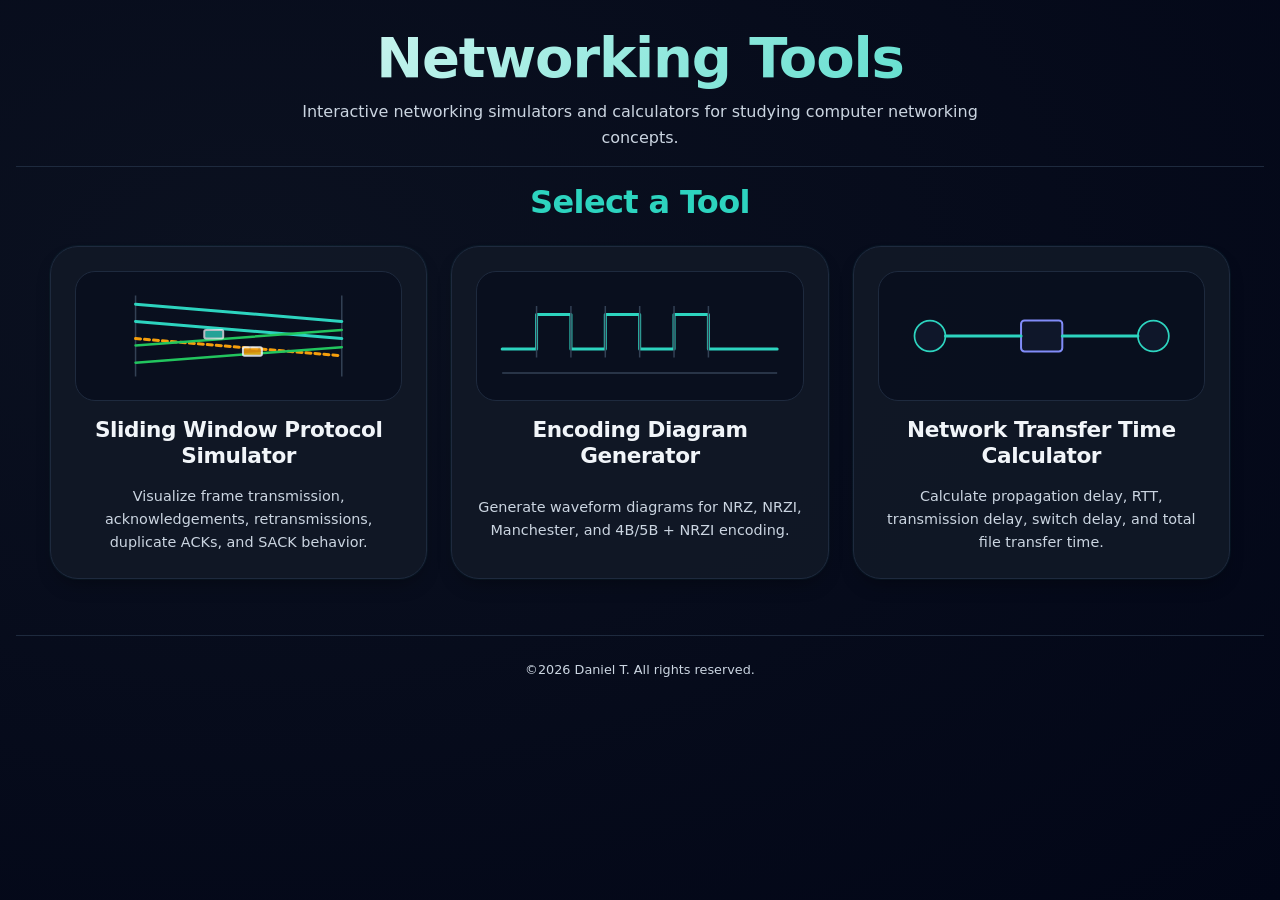
<file: index.html>
<!DOCTYPE html>
<html lang="en">
<head>
    <meta charset="UTF-8">
    <meta name="viewport" content="width=device-width, initial-scale=1.0, viewport-fit=cover">
    <title>Networking Tools | Protocol Simulators and Calculators</title>
    <meta name="description" content="Interactive networking tools including a Sliding Window Protocol Simulator, Encoding Diagram Generator, and Network Transfer Time Calculator.">
    <link rel="canonical" href="https://danielTongu.github.io/networking-tools/">
    <meta property="og:title" content="Networking Tools">
    <meta property="og:description" content="Interactive networking simulators and calculators for networking education.">
    <meta property="og:type" content="website">
    <meta property="og:url" content="https://danielTongu.github.io/networking-tools/">
    <link rel="stylesheet" href="global.css">
    <link rel="stylesheet" href="index.css">
</head>
<body>
<header class="app-header index-header">
    <h1>Networking Tools</h1>
    <p>Interactive networking simulators and calculators for studying computer networking concepts.</p>
</header>
<main>
    <h2 id="tool-selection">Select a Tool</h2>
    <nav aria-labelledby="tool-selection">
        <a href="./sliding-window/">
            <svg viewBox="0 0 360 130" aria-hidden="true">
                <line class="timeline" x1="60" y1="18" x2="60" y2="112"/>
                <line class="timeline" x1="300" y1="18" x2="300" y2="112"/>
                <line class="packet" x1="60" y1="28" x2="300" y2="48"/>
                <line class="packet" x1="60" y1="48" x2="300" y2="68"/>
                <line class="packet pending" x1="60" y1="68" x2="300" y2="88"/>
                <line class="ack" x1="300" y1="78" x2="60" y2="96"/>
                <line class="ack" x1="300" y1="58" x2="60" y2="76"/>
                <rect class="frame" x="140" y="58" width="22" height="10" rx="2"/>
                <rect class="frame warning" x="185" y="78" width="22" height="10" rx="2"/>
            </svg>
            <h3>Sliding Window Protocol Simulator</h3>
            <p>Visualize frame transmission, acknowledgements, retransmissions, duplicate ACKs, and SACK behavior.</p>
        </a>
        <a href="./encoding/">
            <svg viewBox="0 0 360 130" aria-hidden="true">
                <line class="baseline" x1="20" y1="108" x2="340" y2="108"/>
                <path class="waveform" d="M20 80 L60 80 L60 40 L100 40 L100 80 L140 80 L140 40 L180 40 L180 80 L220 80 L220 40 L260 40 L260 80 L340 80"/>
                <line class="bit" x1="60" y1="30" x2="60" y2="90"/>
                <line class="bit" x1="100" y1="30" x2="100" y2="90"/>
                <line class="bit" x1="140" y1="30" x2="140" y2="90"/>
                <line class="bit" x1="180" y1="30" x2="180" y2="90"/>
                <line class="bit" x1="220" y1="30" x2="220" y2="90"/>
                <line class="bit" x1="260" y1="30" x2="260" y2="90"/>
            </svg>
            <h3>Encoding Diagram Generator</h3>
            <p>Generate waveform diagrams for NRZ, NRZI, Manchester, and 4B/5B + NRZI encoding.</p>
        </a>
        <a href="./transfer-time/">
            <svg viewBox="0 0 360 130" aria-hidden="true">
                <circle class="host" cx="50" cy="65" r="18"/>
                <rect class="switch" x="156" y="47" width="48" height="36" rx="4"/>
                <circle class="host" cx="310" cy="65" r="18"/>
                <line class="link" x1="68" y1="65" x2="156" y2="65"/>
                <line class="link" x1="204" y1="65" x2="292" y2="65"/>
            </svg>
            <h3>Network Transfer Time Calculator</h3>
            <p>Calculate propagation delay, RTT, transmission delay, switch delay, and total file transfer time.</p>
        </a>
    </nav>
</main>
<footer><p>©<span id="copyright-year">2026</span> Daniel T. All rights reserved.</p></footer>
<script src="./footer.js"></script>
</body>
</html>
</file>
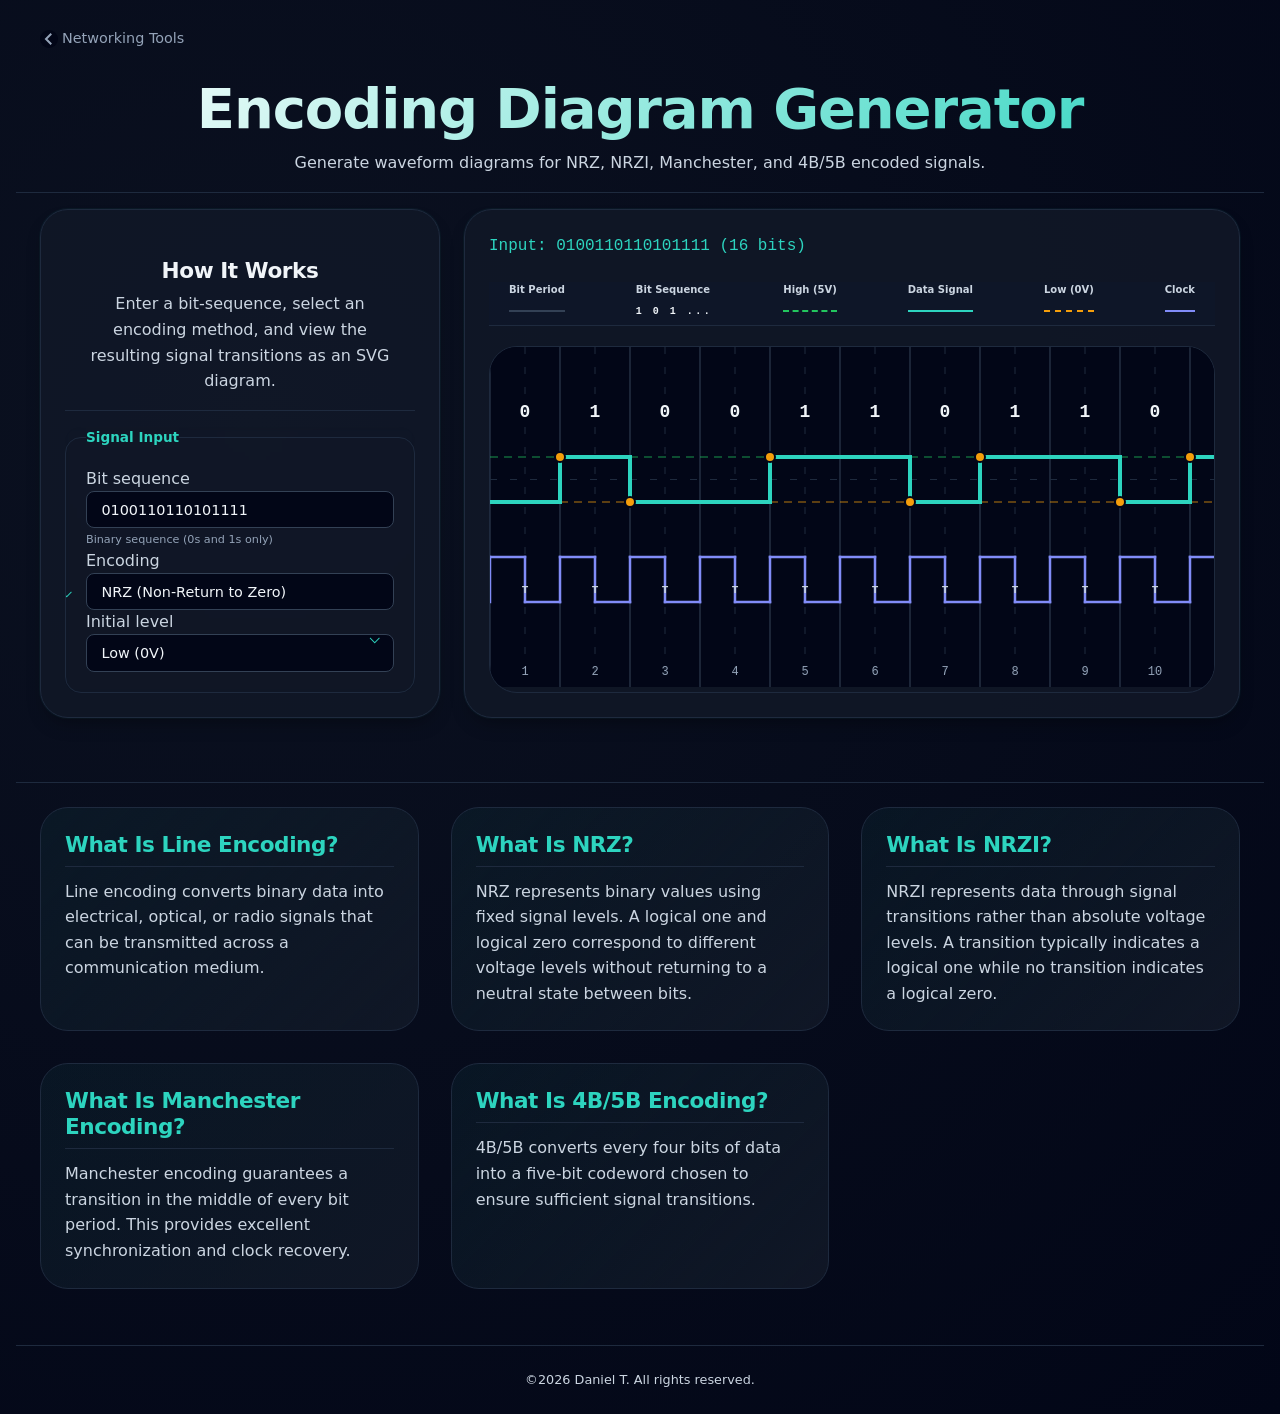
<file: encoding/index.html>
<!DOCTYPE html>
<html lang="en">
<head>
    <meta charset="UTF-8">
    <meta name="viewport" content="width=device-width, initial-scale=1.0, viewport-fit=cover">
    <title>NRZ, NRZI, Manchester & 4B/5B Encoding Diagram Generator | Networking Tools</title>
    <meta name="description" content="Generate and visualize NRZ, NRZI, Manchester, and 4B/5B line encoding diagrams for networking and data communications.">
    <link rel="canonical" href="https://danielTongu.github.io/networking-tools/encoding/">
    <meta property="og:title" content="Encoding Diagram Generator">
    <meta property="og:description" content="Interactive NRZ, NRZI, Manchester, and 4B/5B encoding visualization tool.">
    <link rel="stylesheet" href="../global.css">
    <link rel="stylesheet" href="./index.css">
</head>
<body>
<header>
    <nav aria-label="Breadcrumb">
        <a href="../">
            <svg aria-hidden="true" viewBox="0 0 24 24" width="18" height="18">
                <path d="M15 5 L8 12 L15 19"></path>
            </svg>
            Networking Tools
        </a>
    </nav>
    <div>
        <h1>Encoding Diagram Generator</h1>
        <p>
            Generate waveform diagrams for NRZ, NRZI, Manchester,
            and 4B/5B encoded signals.
        </p>
    </div>
</header>
<main>
    <aside>
        <header>
            <h3>How It Works</h3>
            <p>Enter a bit-sequence, select an encoding method, and view the resulting signal transitions as an SVG diagram.</p>
        </header>
        <fieldset>
            <legend>Signal Input</legend>
            <label>
                <span>Bit sequence</span>
                <input id="bits" value="0100110110101111" placeholder="e.g., 0100110110101111">
                <small>Binary sequence (0s and 1s only)</small>
            </label>
            <label>
                <span>Encoding</span>
                <select id="encoding-select">
                    <option value="nrz">NRZ (Non-Return to Zero)</option>
                    <option value="nrzi">NRZI (Non-Return to Zero Inverted)</option>
                    <option value="manchester">Manchester</option>
                    <option value="four-b-five-b">4B/5B + NRZI</option>
                </select>
            </label>
            <label>
                <span>Initial level</span>
                <select id="start-level">
                    <option value="low">Low (0V)</option>
                    <option value="high">High (5V)</option>
                </select>
            </label>
        </fieldset>
    </aside>
    <section>
        <output id="output-text" aria-live="polite"></output>
        <aside>
            <label id="bit-period-label">Bit Period</label>
            <label id="bit-sequence-label">Bit Sequence</label>
            <label id="high-5v-label">High (5V)</label>
            <label id="data-signal-label">Data Signal</label>
            <label id="low-0v-label">Low (0V)</label>
            <label id="clock-label">Clock</label>
        </aside>
        <figure><svg id="encoding-diagram"></svg></figure>
    </section>
</main>
<section>
    <article>
        <h2>What Is Line Encoding?</h2>
        <p>Line encoding converts binary data into electrical, optical, or radio signals that can be transmitted across a communication medium.</p>
    </article>
    <article>
        <h2>What Is NRZ?</h2>
        <p>NRZ represents binary values using fixed signal levels. A logical one and logical zero correspond to different voltage levels without returning to a neutral state between bits.</p>
    </article>
    <article>
        <h2>What Is NRZI?</h2>
        <p>NRZI represents data through signal transitions rather than absolute voltage levels. A transition typically indicates a logical one while no transition indicates a logical zero.</p>
    </article>
    <article>
        <h2>What Is Manchester Encoding?</h2>
        <p>Manchester encoding guarantees a transition in the middle of every bit period. This provides excellent synchronization and clock recovery.</p>
    </article>
    <article>
        <h2>What Is 4B/5B Encoding?</h2>
        <p>4B/5B converts every four bits of data into a five-bit codeword chosen to ensure sufficient signal transitions.</p>
    </article>
</section>
<footer><p>©<span id="copyright-year">2026</span> Daniel T. All rights reserved.</p></footer>
<script src="../footer.js"></script>
<script type="module" src='./index.js'></script>
</body>
</html>
</file>
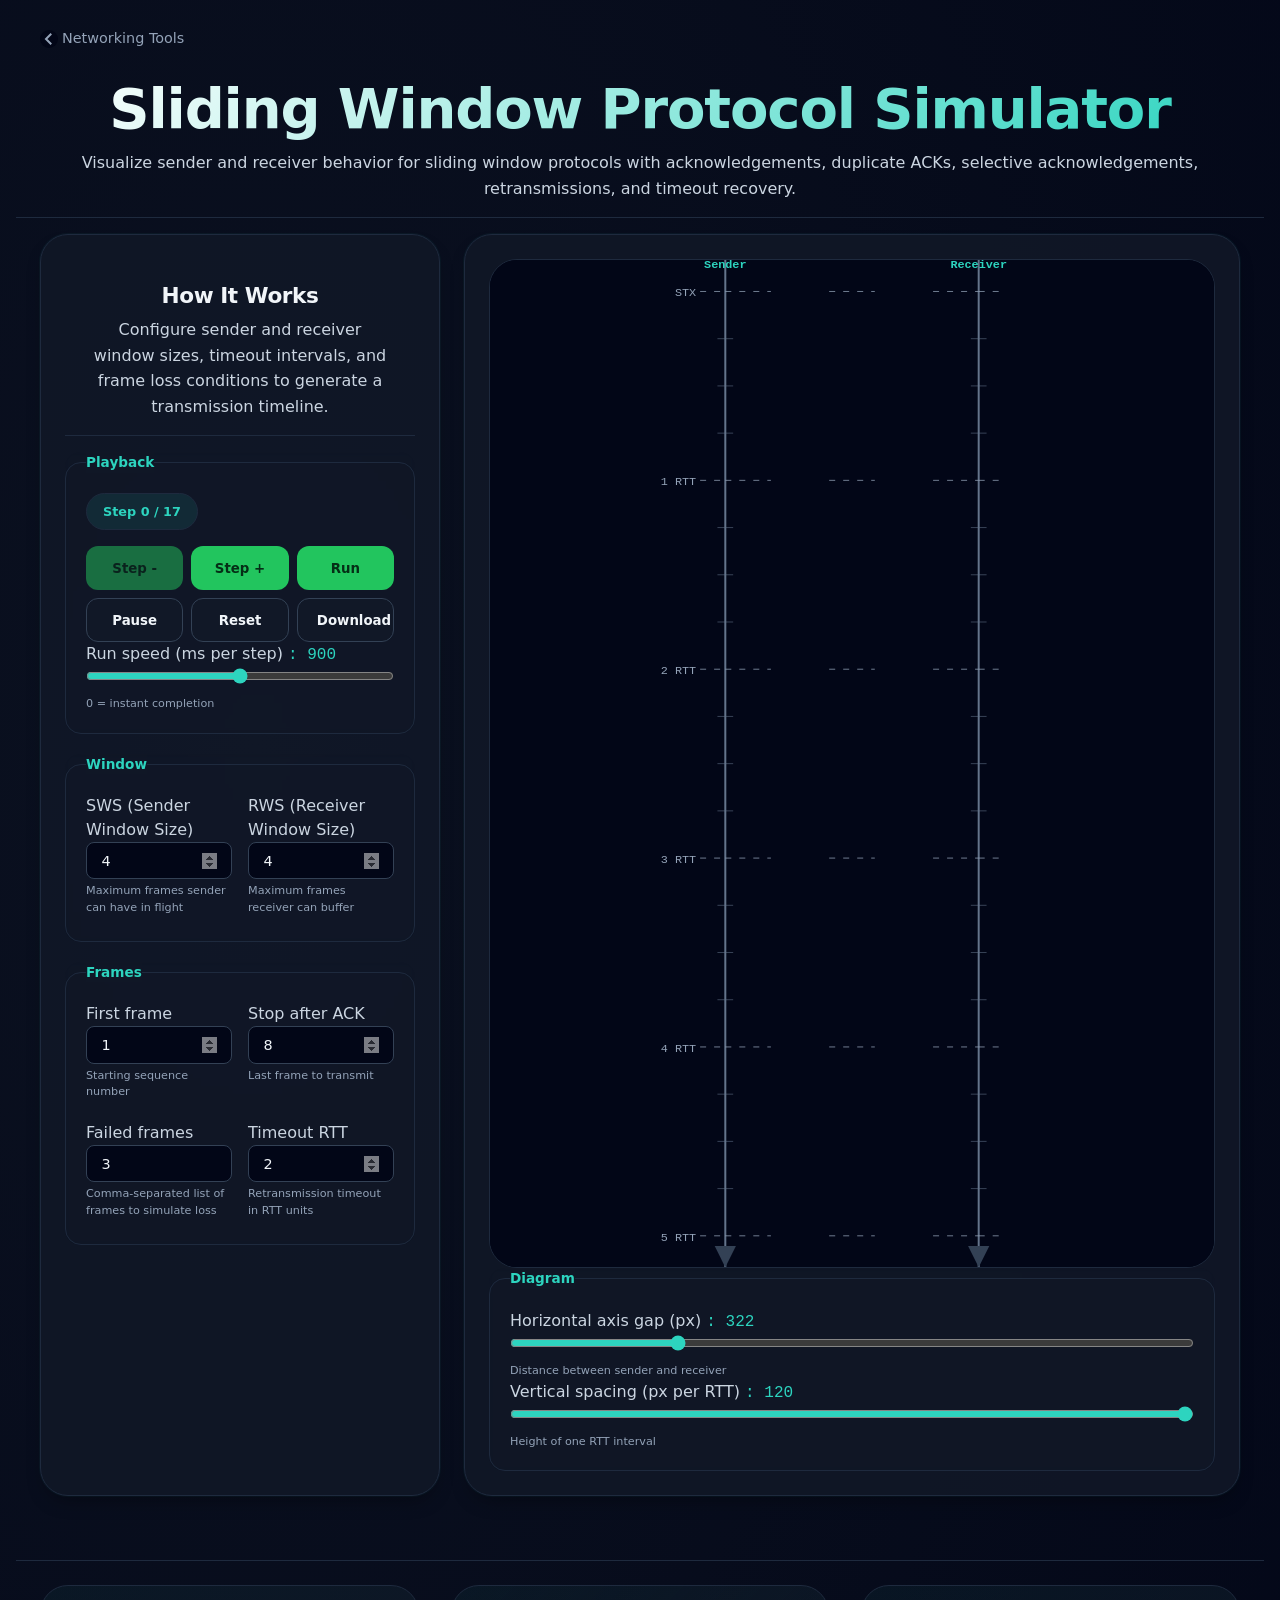
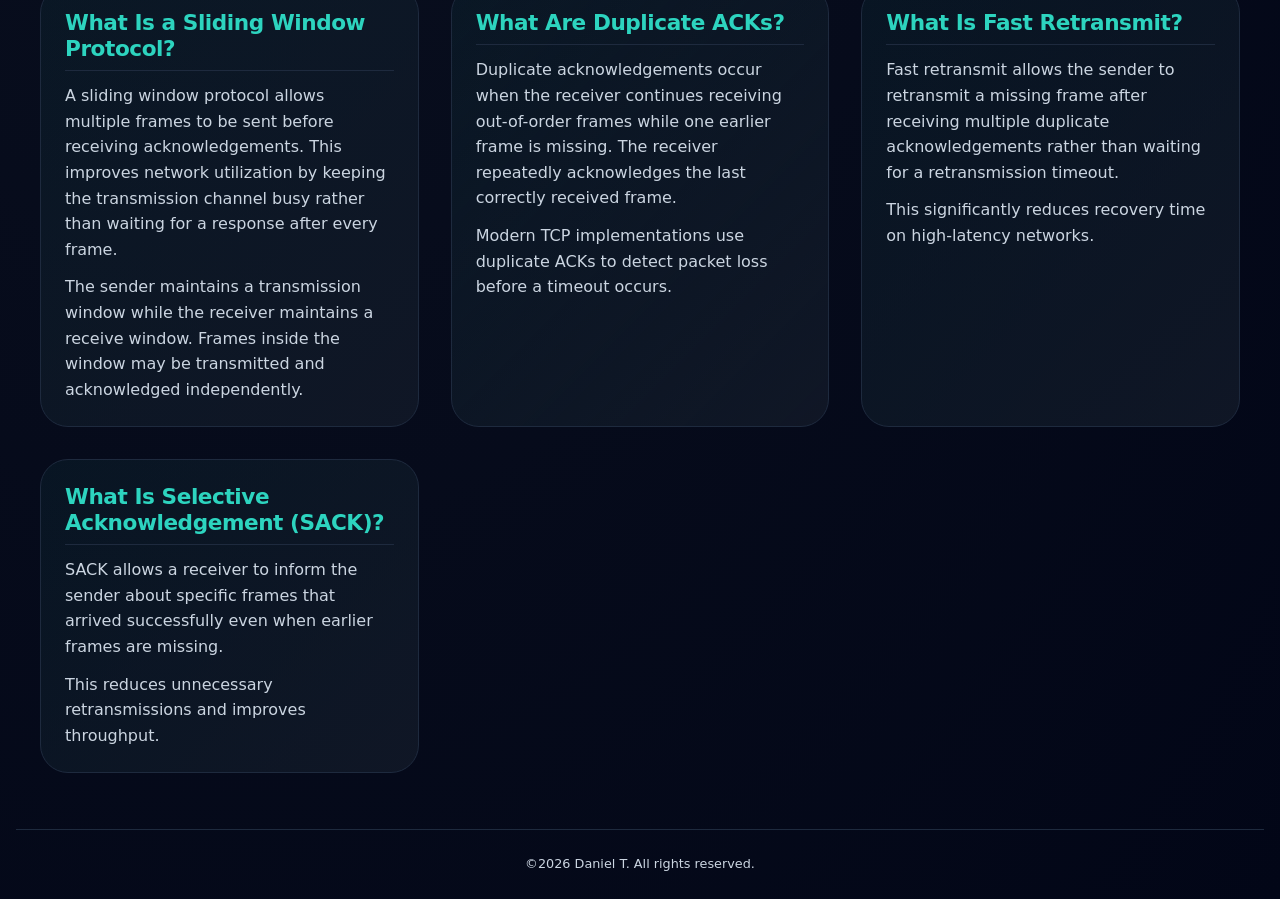
<file: sliding-window/index.html>
<!DOCTYPE html>
<html lang="en">
    <head>
        <meta charset="UTF-8">
        <meta name="viewport" content="width=device-width, initial-scale=1.0">
        <title>Sliding Window Protocol Simulator | Networking Tools</title>
        <meta name="description" content="Interactive Sliding Window Protocol Simulator supporting ACKs, duplicate ACKs, SACK, retransmissions, fast retransmit, and timeout visualization.">
        <link rel="canonical" href="https://danielTongu.github.io/networking-tools/sliding-window/">
        <meta property="og:title" content="Sliding Window Protocol Simulator">
        <meta property="og:description" content="Visualize sliding window behavior, acknowledgements, retransmissions, duplicate ACKs, and SACK.">
        <meta property="og:type" content="website">
        <meta property="og:url" content="https://danielTongu.github.io/networking-tools/sliding-window/">
        <link rel="stylesheet" href="../global.css">
        <link rel="stylesheet" href="index.css">
    </head>
    <body>
        <header class="app-header">
            <nav aria-label="Breadcrumb">
                <a href="../">
                    <svg aria-hidden="true" viewBox="0 0 24 24" width="18" height="18"><path d="M15 5 L8 12 L15 19"></path></svg>
                    <span>Networking Tools</span>
                </a>
            </nav>
            <div>
                <h1>Sliding Window Protocol Simulator</h1>
                <p>
                    Visualize sender and receiver behavior for sliding window protocols with acknowledgements,
                    duplicate ACKs, selective acknowledgements, retransmissions, and timeout recovery.
                </p>
            </div>
        </header>
        <main id="sliding-window-page">
            <aside>
                <header>
                    <h3>How It Works</h3>
                    <p>Configure sender and receiver window sizes, timeout intervals, and frame loss conditions to generate a transmission timeline.</p>
                </header>
                <footer>
                    <fieldset id="playback-controls">
                        <legend>Playback</legend>
                        <div id="status-pill">Step 0 / 0</div>
                        <div class="button-grid">
                            <button id="prev-btn" type="button" data-tooltip="Previous step">Step -</button>
                            <button id="next-btn" type="button" data-tooltip="Next step">Step +</button>
                            <button id="run-btn" type="button" data-tooltip="Play animation">Run</button>
                            <button class="secondary" id="pause-btn" type="button" data-tooltip="Pause animation">Pause</button>
                            <button class="secondary" id="reset-btn" type="button" data-tooltip="Reset to start">Reset</button>
                            <button class="secondary" id="download-btn" type="button" data-tooltip="Download as SVG">Download</button>
                        </div>
                        <label>
                            <span>Run speed (ms per step)</span>
                            <output id="speed-value">900</output>
                            <input id="speed" max="1800" min="0" step="50" type="range" value="900">
                            <small class="helper-text">0 = instant completion</small>
                        </label>
                    </fieldset>
                    <fieldset>
                        <legend>Window</legend>
                        <div class="two-columns">
                            <label>
                                <span>SWS (Sender Window Size)</span>
                                <input id="sws" max="20" min="1" type="number" value="4">
                                <small class="helper-text">Maximum frames sender can have in flight</small>
                            </label>
                            <label>
                                <span>RWS (Receiver Window Size)</span>
                                <input id="rws" max="20" min="1" type="number" value="4">
                                <small class="helper-text">Maximum frames receiver can buffer</small>
                            </label>
                        </div>
                    </fieldset>
                    <fieldset>
                        <legend>Frames</legend>
                        <div class="two-columns">
                            <label>
                                <span>First frame</span>
                                <input id="first-frame" min="0" type="number" value="1">
                                <small class="helper-text">Starting sequence number</small>
                            </label>
                            <label>
                                <span>Stop after ACK</span>
                                <input id="target-frame" min="1" type="number" value="8">
                                <small class="helper-text">Last frame to transmit</small>
                            </label>
                        </div>
                        <div class="two-columns">
                            <label>
                                <span>Failed frames</span>
                                <input id="lost-frames" placeholder="2 or 2, 5, ..." type="text" value="3">
                                <small class="helper-text">Comma-separated list of frames to simulate loss</small>
                            </label>
                            <label>
                                <span>Timeout RTT</span>
                                <input id="timeout-rtt" min="1" type="number" value="2">
                                <small class="helper-text">Retransmission timeout in RTT units</small>
                            </label>
                        </div>
                    </fieldset>
                </footer>
            </aside>
            <section>
                <figure><svg id="sliding-diagram"></svg></figure>
                <fieldset>
                    <legend>Diagram</legend>
                    <label>
                        <span>Horizontal axis gap (px)</span>
                        <output id="axis-gap-value">300</output>
                        <input id="axis-gap" max="520" min="220" type="range" value="300">
                        <small class="helper-text">Distance between sender and receiver</small>
                    </label>
                    <label>
                        <span>Vertical spacing (px per RTT)</span>
                        <output id="spacing-value">82</output>
                        <input id="spacing" max="120" min="56" type="range" value="82">
                        <small class="helper-text">Height of one RTT interval</small>
                    </label>
                </fieldset>
            </section>
        </main>
        <section>
            <article>
                <h2>What Is a Sliding Window Protocol?</h2>
                <p>
                    A sliding window protocol allows multiple frames to be sent before receiving acknowledgements.
                    This improves network utilization by keeping the transmission channel busy rather than waiting for a response after every frame.
                </p>
                <p>
                    The sender maintains a transmission window while the receiver maintains a receive window.
                    Frames inside the window may be transmitted and acknowledged independently.
                </p>
            </article>
            <article>
                <h2>What Are Duplicate ACKs?</h2>
                <p>
                    Duplicate acknowledgements occur when the receiver continues receiving out-of-order frames while one earlier frame is missing.
                    The receiver repeatedly acknowledges the last correctly received frame.
                </p>
                <p>Modern TCP implementations use duplicate ACKs to detect packet loss before a timeout occurs.</p>
            </article>
            <article>
                <h2>What Is Fast Retransmit?</h2>
                <p>
                    Fast retransmit allows the sender to retransmit a missing frame after receiving multiple duplicate
                    acknowledgements rather than waiting for a retransmission timeout.
                </p>
                <p>This significantly reduces recovery time on high-latency networks.</p>
            </article>
            <article>
                <h2>What Is Selective Acknowledgement (SACK)?</h2>
                <p>
                    SACK allows a receiver to inform the sender about specific
                    frames that arrived successfully even when earlier frames are missing.
                </p>
                <p>This reduces unnecessary retransmissions and improves throughput.</p>
            </article>
        </section>
        <footer class="app-footer"><p>©<span id="copyright-year">2026</span> Daniel T. All rights reserved.</p></footer>
        <script src="../footer.js"></script>
        <script type="module" src="index.js"></script>
    </body>
</html>
</file>
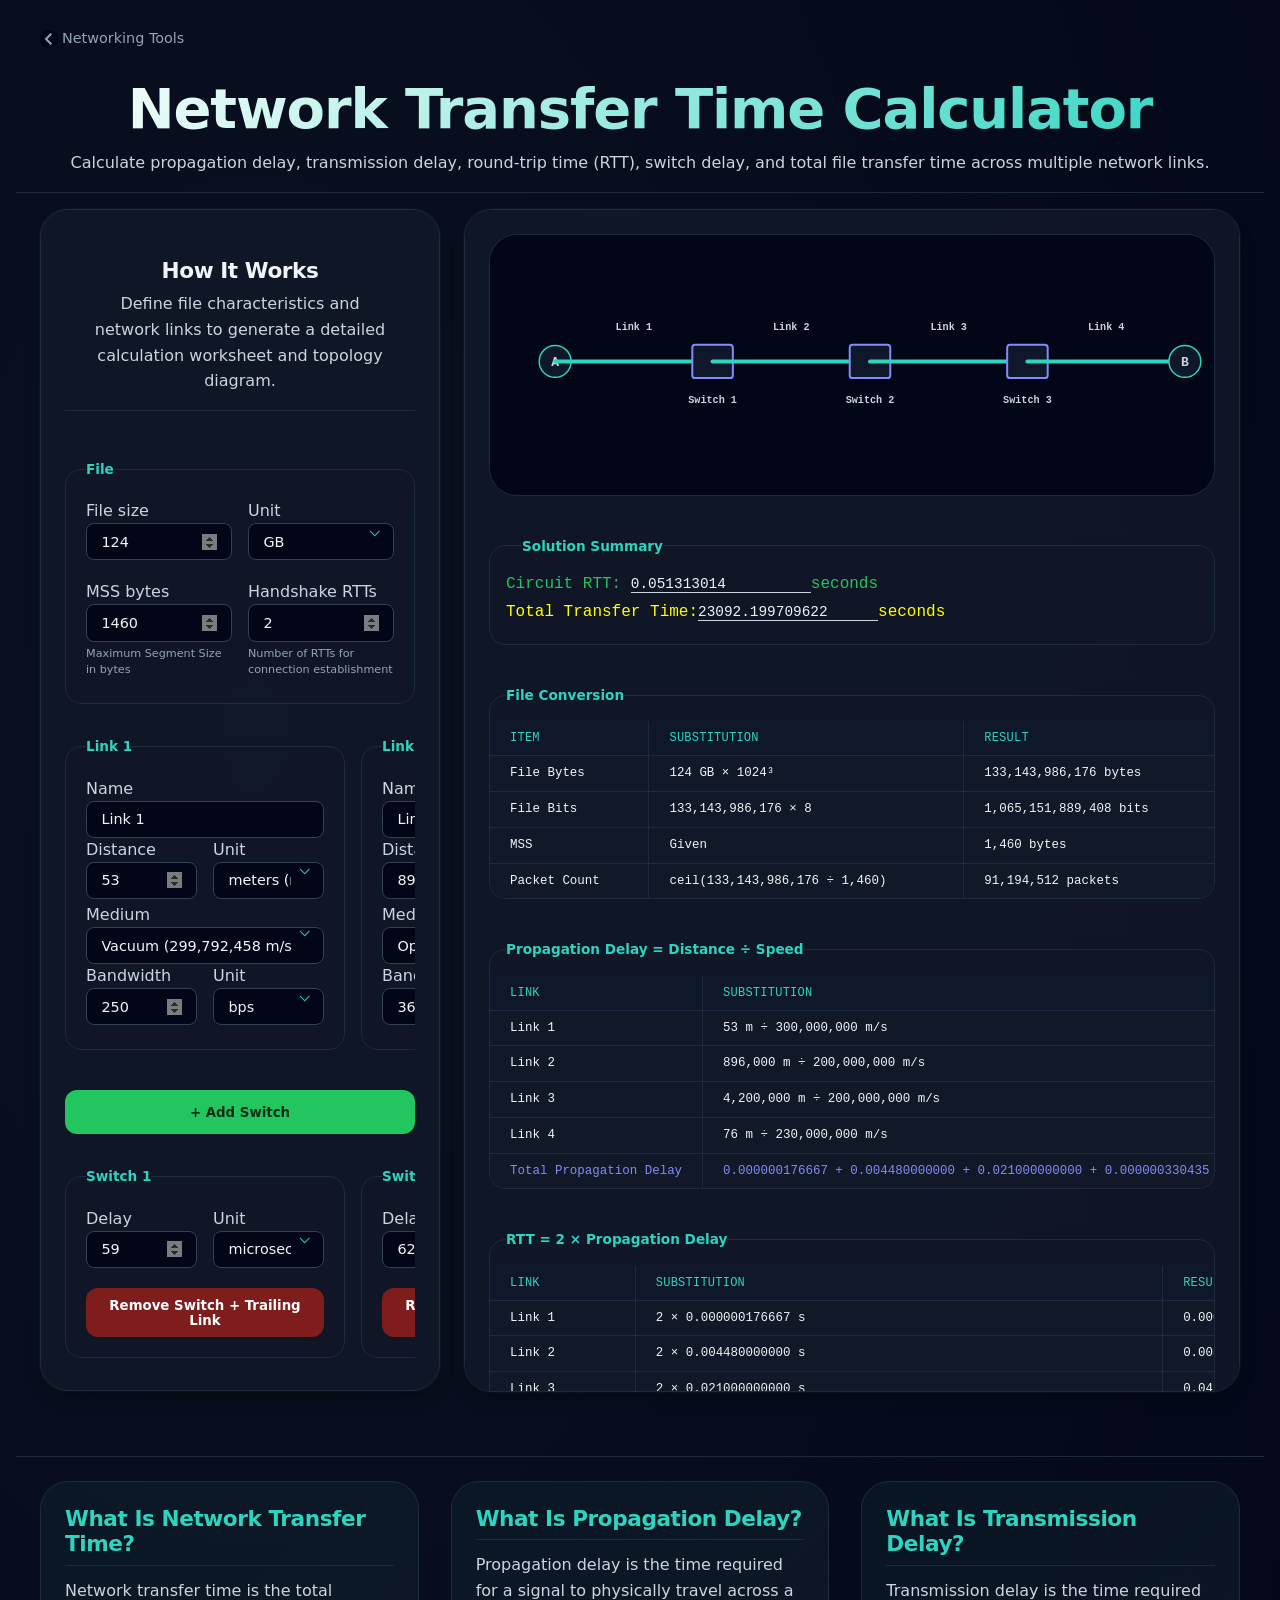
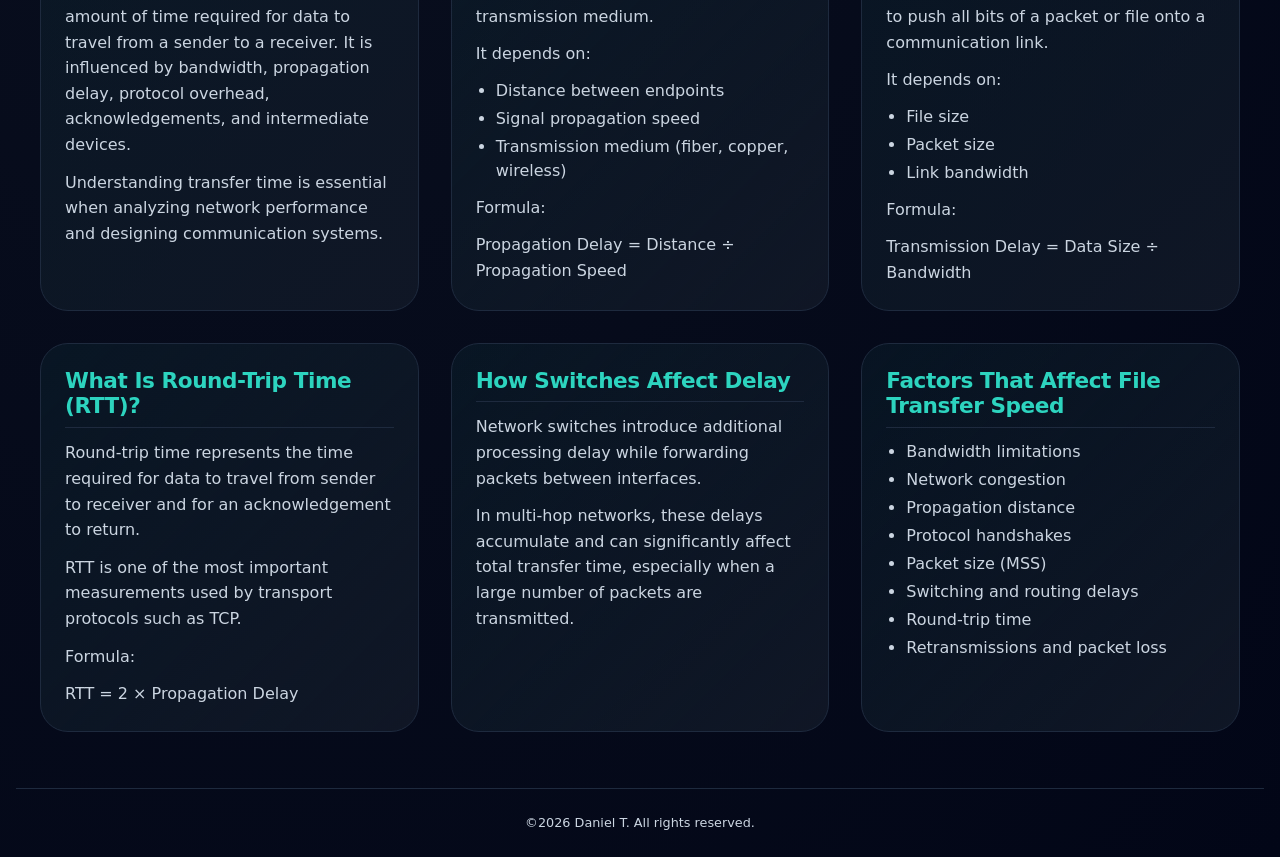
<file: transfer-time/index.html>
<!DOCTYPE html>
<html lang="en">
    <head>
        <meta charset="UTF-8">
        <meta content="width=device-width, initial-scale=1.0" name="viewport">
        <title>Network Transfer Time Calculator | RTT, Propagation Delay & Transmission Delay</title>
        <meta content="Calculate network transfer time, propagation delay, transmission delay, RTT, switch delay, bandwidth effects, and end-to-end file transfer performance." name="description">
        <link href="https://danielTongu.github.io/networking-tools/transfer-time/" rel="canonical">
        <meta content="Network Transfer Time Calculator" property="og:title">
        <meta content="Interactive calculator for propagation delay, RTT, transmission delay, switch delay, and total transfer time." property="og:description">
        <meta content="website" property="og:type">
        <meta content="https://danielTongu.github.io/networking-tools/transfer-time/" property="og:url">
        <link href="../global.css" rel="stylesheet">
        <link href="./index.css" rel="stylesheet">
    </head>
    <body>
        <header class="app-header">
            <nav aria-label="Breadcrumb">
                <a href="../">
                    <svg aria-hidden="true" viewBox="0 0 24 24" width="18" height="18"><path d="M15 5 L8 12 L15 19"></path></svg>
                    <span>Networking Tools</span>
                </a>
            </nav>
            <div>
                <h1>Network Transfer Time Calculator</h1>
                <p>
                    Calculate propagation delay, transmission delay, round-trip time (RTT), switch delay, and total
                    file transfer time across multiple network links.
                </p>
            </div>
        </header>
        <main id="transfer-time-page">
            <aside>
                <header>
                    <h3>How It Works</h3>
                    <p>Define file characteristics and network links to generate a detailed calculation worksheet and topology diagram.</p>
                </header>
                <fieldset id="file-card">
                    <legend>File</legend>
                    <div class="two-columns">
                        <label data-tooltip="Size of the file to transfer">
                            <span>File size</span>
                            <input id="file-size" type="number" value="124">
                        </label>
                        <label class="select-wrapper">
                            <span>Unit</span>
                            <select id="file-unit">
                                <option value="KB">KB</option>
                                <option value="MB">MB</option>
                                <option selected value="GB">GB</option>
                                <option value="TB">TB</option>
                            </select>
                        </label>
                    </div>
                    <div class="two-columns">
                        <label>
                            <span>MSS bytes</span>
                            <input id="mss-bytes" type="number" value="1460">
                            <small class="helper-text">Maximum Segment Size in bytes</small>
                        </label>
                        <label>
                            <span>Handshake RTTs</span>
                            <input id="handshake-rtts" type="number" value="2">
                            <small class="helper-text">Number of RTTs for connection establishment</small>
                        </label>
                    </div>
                </fieldset>
                <template id="link-card-template">
                    <fieldset>
                        <legend>Link</legend>
                        <label>
                            <span>Name</span>
                            <input data-field="name" placeholder="e.g., Link 1">
                        </label>
                        <div class="two-columns">
                            <label>
                                <span>Distance</span>
                                <input data-field="distance" type="number" placeholder="Distance">
                            </label>
                            <label class="select-wrapper">
                                <span>Unit</span>
                                <select data-field="distance-unit">
                                    <option value="m">meters (m)</option>
                                    <option value="km">kilometers (km)</option>
                                    <option value="mi">miles (mi)</option>
                                    <option value="ft">feet (ft)</option>
                                    <option value="yd">yards (yd)</option>
                                </select>
                            </label>
                        </div>
                        <label class="select-wrapper">
                            <span>Medium</span>
                            <select data-field="medium">
                                <option value="vacuum">Vacuum (299,792,458 m/s)</option>
                                <option value="optical">Optical Fiber (200,000,000 m/s)</option>
                                <option value="copper">Copper (230,000,000 m/s)</option>
                                <option value="custom">Custom</option>
                            </select>
                        </label>
                        <label>
                            <span>Custom speed (m/s)</span>
                            <input data-field="custom-speed" type="number" placeholder="e.g., 200000000">
                        </label>
                        <div class="two-columns">
                            <label>
                                <span>Bandwidth</span>
                                <input data-field="bandwidth" type="number" placeholder="Bandwidth">
                            </label>
                            <label class="select-wrapper">
                                <span>Unit</span>
                                <select data-field="bandwidth-unit">
                                    <option value="bps">bps</option>
                                    <option value="kbps">kbps</option>
                                    <option value="Mbps">Mbps</option>
                                    <option value="Gbps">Gbps</option>
                                    <option value="Tbps">Tbps</option>
                                </select>
                            </label>
                        </div>
                        <button class="remove-btn" type="button">Remove Link</button>
                    </fieldset>
                </template>
                <section class="horizontal-scroll" id="links-form"></section>
                <button id="add-switch-btn" type="button">+ Add Switch</button>
                <template id="switch-card-template">
                    <fieldset>
                        <legend>Switch</legend>
                        <div class="two-columns">
                            <label>
                                <span>Delay</span>
                                <input data-field="delay" type="number" placeholder="Delay">
                            </label>
                            <label class="select-wrapper">
                                <span>Unit</span>
                                <select data-field="delay-unit">
                                    <option value="us">microseconds (μs)</option>
                                    <option value="ms">milliseconds (ms)</option>
                                    <option value="s">seconds (s)</option>
                                </select>
                            </label>
                        </div>
                        <button class="remove-btn" type="button">Remove Switch + Trailing Link</button>
                    </fieldset>
                </template>
                <section class="horizontal-scroll" id="switches-form"></section>
            </aside>
            <section>
                <figure class="svg-wrapper">
                    <svg aria-label="Generated topology diagram" id="transfer-diagram"></svg>
                </figure>
                <fieldset id="transfer-summary">
                    <legend>Solution Summary</legend>
                    <label data-reference-id="circuit-rtt-total">Circuit RTT: <input data-field="circuit-rtt" disabled type="text" value="0"/>seconds</label>
                    <label data-reference-id="total-transfer-time">Total Transfer Time:<input data-field="total-transfer-time" disabled type="text" value="0">seconds</label>
                </fieldset>
                <fieldset>
                    <legend>File Conversion</legend>
                    <div class="table-container">
                        <table>
                            <thead>
                            <tr><th>Item</th><th>Substitution</th><th>Result</th></tr>
                            </thead>
                            <tbody data-table="file-conversion"></tbody>
                        </table>
                    </div>
                </fieldset>
                <fieldset>
                    <legend>Propagation Delay = Distance ÷ Speed</legend>
                    <div class="table-container">
                        <table>
                            <thead><tr><th>Link</th><th>Substitution</th><th>Result</th></tr></thead>
                            <tbody data-table="propagation-delay"></tbody>
                        </table>
                    </div>
                </fieldset>
                <fieldset>
                    <legend>RTT = 2 × Propagation Delay</legend>
                    <div class="table-container">
                        <table>
                            <thead><tr><th>Link</th><th>Substitution</th><th>Result</th></tr></thead>
                            <tbody data-table="rtt"></tbody>
                        </table>
                    </div>
                </fieldset>
                <fieldset>
                    <legend>Transmit Time = File Bits ÷ Bandwidth</legend>
                    <div class="table-container">
                        <table>
                            <thead><tr><th>Link</th><th>Substitution</th><th>Result</th></tr></thead>
                            <tbody data-table="transmit-time"></tbody>
                        </table>
                    </div>
                </fieldset>
                <fieldset>
                    <legend>Switch Delay — Total Delay = Packet Count × Switch Delay</legend>
                    <div class="table-container">
                        <table>
                            <thead><tr><th>Switch</th><th>Substitution</th><th>Result</th></tr></thead>
                            <tbody data-table="switch-delay"></tbody>
                        </table>
                    </div>
                </fieldset>
                <fieldset>
                    <legend>Circuit RTT = Σ Link RTT + 2 × Σ Switch Delay</legend>
                    <div class="table-container">
                        <table>
                            <thead><tr><th>Item</th><th>Substitution</th><th>Result</th></tr></thead>
                            <tbody data-table="circuit-rtt"></tbody>
                        </table>
                    </div>
                </fieldset>
                <fieldset>
                    <legend>Total Transfer Time = Handshake + Transmission + Propagation + Switch Delay</legend>
                    <div class="table-container">
                        <table>
                            <thead><tr><th>Item</th><th>Substitution</th><th>Result</th></tr></thead>
                            <tbody data-table="total-transfer-time"></tbody>
                        </table>
                    </div>
                </fieldset>
            </section>
        </main>
        <section>
            <article>
                <h2>What Is Network Transfer Time?</h2>
                <p>
                    Network transfer time is the total amount of time required for data to travel from a sender to a
                    receiver. It is influenced by bandwidth, propagation delay, protocol overhead, acknowledgements, and intermediate devices.
                </p>
                <p>Understanding transfer time is essential when analyzing network performance and designing communication systems.</p>
            </article>
            <article>
                <h2>What Is Propagation Delay?</h2>
                <p>Propagation delay is the time required for a signal to physically travel across a transmission medium.</p>
                <p>It depends on:</p>
                <ul>
                    <li>Distance between endpoints</li>
                    <li>Signal propagation speed</li>
                    <li>Transmission medium (fiber, copper, wireless)</li>
                </ul>
                <p>Formula:</p>
                <p>Propagation Delay = Distance ÷ Propagation Speed</p>
            </article>
            <article>
                <h2>What Is Transmission Delay?</h2>
                <p>Transmission delay is the time required to push all bits of a packet or file onto a communication link.</p>
                <p>It depends on:</p>
                <ul>
                    <li>File size</li>
                    <li>Packet size</li>
                    <li>Link bandwidth</li>
                </ul>
                <p>Formula:</p>
                <p>Transmission Delay = Data Size ÷ Bandwidth</p>
            </article>
            <article>
                <h2>What Is Round-Trip Time (RTT)?</h2>
                <p>Round-trip time represents the time required for data to travel from sender to receiver and for an acknowledgement to return.</p>
                <p>RTT is one of the most important measurements used by transport protocols such as TCP.</p>
                <p>Formula:</p>
                <p>RTT = 2 × Propagation Delay</p>
            </article>
            <article>
                <h2>How Switches Affect Delay</h2>
                <p>Network switches introduce additional processing delay while forwarding packets between interfaces.</p>
                <p>
                    In multi-hop networks, these delays accumulate and can significantly affect total transfer time,
                    especially when a large number of packets are transmitted.
                </p>
            </article>
            <article>
                <h2>Factors That Affect File Transfer Speed</h2>
                <ul>
                    <li>Bandwidth limitations</li>
                    <li>Network congestion</li>
                    <li>Propagation distance</li>
                    <li>Protocol handshakes</li>
                    <li>Packet size (MSS)</li>
                    <li>Switching and routing delays</li>
                    <li>Round-trip time</li>
                    <li>Retransmissions and packet loss</li>
                </ul>
            </article>
        </section>
        <footer class="app-footer"><p>©<span id="copyright-year">2026</span> Daniel T. All rights reserved.</p></footer>
        <script src="../footer.js"></script>
        <script src="./index.js" type="module"></script>
    </body>
</html>
</file>
<file: global.css>
/* ============================================
   GLOBAL.CSS — Common Foundation + Design Tokens
   ============================================ */

/* ===== DESIGN TOKENS ===== */

:root {
    --bg-deep: #020617;
    --bg-surface: #0a0f1d;
    --bg-elevated: #111827;
    --bg-card: rgba(17, 24, 39, 0.85);

    --border-subtle: #1e2a3e;
    --border-medium: #334155;

    --text-primary: #f1f5f9;
    --text-secondary: #cbd5e1;
    --text-muted: #94a3b8;
    --text-disabled: #64748b;

    --accent-primary: #2dd4bf;
    --accent-primary-hover: #14b8a6;
    --accent-secondary: #818cf8;

    --success: #22c55e;
    --success-hover: #16a34a;
    --warning: #f59e0b;
    --error: #ef4444;
    --info: #3b82f6;

    --danger: #7f1d1d;
    --danger-hover: #991b1b;
    --focus-ring: #60a5fa;

    --size-1: 0.25rem;
    --size-2: 0.5rem;
    --size-3: 0.75rem;
    --size-4: 1rem;
    --size-5: 1.25rem;
    --size-6: 1.5rem;
    --size-7: 1.75rem;
    --size-8: 2rem;
    --size-9: 2.5rem;
    --size-full: 9999px;

    --shadow-sm: 0 1px 2px rgba(0, 0, 0, 0.3);
    --shadow-md: 0 10px 20px -8px rgba(0, 0, 0, 0.4), 0 0 0 1px rgba(45, 212, 191, 0.05);
    --shadow-lg: 0 20px 35px -12px rgba(0, 0, 0, 0.5), 0 0 0 1px rgba(45, 212, 191, 0.08);

    --font-sans: "Inter", system-ui, -apple-system, "Segoe UI", Roboto, Helvetica, sans-serif;
    --font-mono: "Fira Code", "Courier New", monospace;

    --transition-fast: 0.15s ease;
    --transition-base: 0.2s ease;
    --transition-slow: 0.3s ease;

    --max-width: 1440px;
}

/* ===== RESET & BASE ===== */

*,
*::before,
*::after {
    margin: 0;
    padding: 0;
    box-sizing: border-box;
    min-width: 0;
}

html {
    scroll-behavior: smooth;
}

body {
    background: radial-gradient(ellipse at 20% 30%, #0b1120, var(--bg-deep));
    color: var(--text-primary);
    font-family: var(--font-sans);
    line-height: 1.5;
    min-height: 100vh;
    display: block;
}

/* ===== TYPOGRAPHY ===== */

h1,
h2,
h3,
h4,
h5,
h6 {
    font-weight: 700;
    letter-spacing: -0.02em;
    line-height: 1.2;
}

h1 {
    font-size: clamp(2rem, 6vw, 3.5rem);
    background: linear-gradient(135deg, #ffffff, var(--accent-primary));
    background-clip: text;
    -webkit-background-clip: text;
    color: transparent;
    margin-bottom: var(--size-2);
}

h2 {
    font-size: clamp(1.5rem, 4vw, 2rem);
    color: var(--accent-primary);
    font-weight: 600;
}

h3 {
    font-size: 1.35rem;
    color: var(--text-primary);
}

h4 {
    font-size: 1.1rem;
    color: var(--accent-primary);
}

p {
    color: var(--text-secondary);
    line-height: 1.6;
}

/* ===== LINKS ===== */

a {
    color: var(--accent-primary);
    text-decoration: none;
    transition: color var(--transition-fast);
}

a:hover {
    color: var(--accent-secondary);
    text-decoration: underline;
}

/* ===== ACCESSIBILITY ===== */

:focus-visible {
    outline: 3px solid var(--focus-ring);
    outline-offset: 3px;
    border-radius: var(--size-2);
}

.visually-hidden {
    position: absolute;
    width: 1px;
    height: 1px;
    padding: 0;
    margin: -1px;
    overflow: hidden;
    clip: rect(0, 0, 0, 0);
    white-space: nowrap;
    border-width: 0;
}

/* ===== PAGE HEADER & NAV ===== */

header:first-of-type {
    padding: var(--size-6) var(--size-6) var(--size-4);
    border-bottom: 1px solid var(--border-subtle);
    margin-bottom: var(--size-4);
    display: block;
    text-align: center;
}

nav {
    display: block;
    text-align: left;
    margin-bottom: var(--size-5);
}

nav a {
    display: inline-grid;
    grid-auto-flow: column;
    align-items: center;
    gap: var(--size-1);
    width: fit-content;
    color: var(--text-muted);
    font-size: 0.9rem;
    text-align: center;
    padding: var(--size-1) 0;
}

nav a:hover {
    color: var(--accent-primary);
    text-decoration: none;
}

nav svg {
    stroke: currentColor;
    stroke-width: 2;
    fill: none;
}

/* ===== SVG FOUNDATION ===== */

svg {
    display: block;
    background: var(--bg-deep);
    border-radius: var(--size-4);
}

svg text {
    font-family: var(--font-mono);
}

svg line,
svg path,
svg rect {
    vector-effect: non-scaling-stroke;
}

/* ===== MAIN APP SHELL ===== */

main {
    display: grid;
    grid-template-columns: 1fr;
    gap: var(--size-6);
    max-width: var(--max-width);
    margin: 0 auto;
    padding: 0 var(--size-6) var(--size-6);
}

main > aside,
main > section {
    background: var(--bg-card);
    border: 1px solid var(--border-subtle);
    border-radius: var(--size-7);
    padding: var(--size-6);
    box-shadow: var(--shadow-md);
}

main > aside > header {
    padding: 0;
    margin-bottom: var(--size-5);
    border: none;
    text-align: left;
}

main > aside > header h3 {
    margin-bottom: var(--size-2);
}

/* ===== EDUCATION SECTION ===== */

body > section {
    display: grid;
    grid-template-columns: 1fr;
    gap: var(--size-6);
    max-width: var(--max-width);
    margin: var(--size-9) auto 0;
    padding: var(--size-6);
    border-top: 1px solid var(--border-subtle);
}

body > section article {
    background: linear-gradient(135deg, rgba(45, 212, 191, 0.05), rgba(17, 24, 39, 0.9));
    border: 1px solid var(--border-subtle);
    border-radius: var(--size-7);
    padding: var(--size-6);
    transition: border-color var(--transition-fast), transform var(--transition-fast);
    display: block;
}

body > section article:hover {
    border-color: var(--accent-primary);
    transform: translateY(-3px);
}

body > section article h2 {
    font-size: 1.35rem;
    margin-bottom: var(--size-3);
    padding-bottom: var(--size-2);
    border-bottom: 1px solid var(--border-subtle);
}

body > section article p {
    margin-bottom: var(--size-3);
    color: var(--text-secondary);
}

body > section article p:last-child,
body > section article ul:last-child {
    margin-bottom: 0;
}

body > section article strong {
    color: var(--warning);
    font-weight: 700;
}

body > section ul {
    padding-left: var(--size-5);
    margin-bottom: var(--size-3);
    color: var(--text-secondary);
}

body > section li + li {
    margin-top: var(--size-1);
}

/* ===== FIGURES ===== */

figure {
    border: 1px solid var(--border-subtle);
    border-radius: var(--size-7);
    overflow: auto;
}

figcaption {
    color: var(--accent-primary);
    font-size: 1.1rem;
    font-weight: 700;
    padding: var(--size-5);
}

/* ===== SITE FOOTER ===== */

.app-footer,
body > footer:last-of-type {
    text-align: center;
    padding: var(--size-6) var(--size-4);
    border-top: 1px solid var(--border-subtle);
    color: var(--text-muted);
    font-size: 0.8rem;
    margin-top: var(--size-8);
    display: block;
}

/* ===== BUTTONS ===== */

button {
    min-height: 44px;
    padding: 0.6rem 1.2rem;
    border-radius: var(--size-3);
    font-weight: 600;
    background: var(--success);
    color: #052e16;
    border: none;
    cursor: pointer;
    transition: all var(--transition-fast);
    font-family: inherit;
    display: inline-block;
    text-align: center;
}

button:hover {
    background: var(--success-hover);
    transform: translateY(-1px);
}

button:active {
    transform: translateY(1px);
}

button.secondary {
    background: var(--bg-elevated);
    border: 1px solid var(--border-medium);
    color: var(--text-primary);
}

button.secondary:hover {
    border-color: var(--accent-primary);
    background: #1e293b;
    transform: translateY(-1px);
}

button.danger {
    background: var(--danger);
    color: #ffffff;
}

button.danger:hover {
    background: var(--danger-hover);
}

button.small {
    min-height: 32px;
    padding: 0.3rem 0.8rem;
    font-size: 0.75rem;
}

button:disabled {
    opacity: 0.5;
    cursor: not-allowed;
    transform: none;
}

.button-group {
    display: grid;
    grid-template-columns: repeat(auto-fit, minmax(100px, 1fr));
    gap: var(--size-2);
    margin: var(--size-4) 0;
}

/* ===== FORMS ===== */

form {
    display: block;
}

fieldset {
    overflow: hidden;
    border: 1px solid var(--border-subtle);
    border-radius: var(--size-4);
    padding: var(--size-5);
    background: rgba(17, 24, 39, 0.6);
    backdrop-filter: blur(2px);
    transition: border var(--transition-fast);
}

fieldset:hover {
    border-color: var(--accent-primary);
}

legend {
    font-weight: 700;
    color: var(--accent-primary);
    background: inherit;
    font-size: 0.85rem;
    display: inline-block;
}

label {
    font-weight: 500;
    color: var(--text-secondary);
    margin-bottom: var(--size-1);
}

label:has(select) {
    position: relative;
}

label:has(select)::after {
    content: "⌵";
    position: absolute;
    right: 14px;
    top: 50%;
    transform: translateY(-50%);
    color: var(--accent-primary);
    pointer-events: none;
    font-size: 1.2rem;
}

label > span + output {
    display: initial;
    text-wrap: nowrap;
    color: var(--accent-primary);
}

label > span + output::before {
    content: ": ";
}

input,
select,
textarea {
    width: 100%;
    padding: 0.6rem 0.9rem;
    background: var(--bg-deep);
    border: 1px solid var(--border-medium);
    border-radius: var(--size-2);
    color: var(--text-primary);
    font-family: inherit;
    font-size: 0.9rem;
    transition: all var(--transition-fast);
}

input:hover,
select:hover,
textarea:hover {
    border-color: var(--accent-primary);
}

input:focus,
select:focus,
textarea:focus {
    outline: none;
    border-color: var(--accent-primary);
    box-shadow: 0 0 0 3px rgba(45, 212, 191, 0.2);
}

select {
    appearance: none;
    padding-right: var(--size-8);
    cursor: pointer;
}

input[type="range"] {
    accent-color: var(--accent-primary);
    padding: 0;
}

input[type="range"]:focus {
    outline: none;
}

input[type="number"] {
    -moz-appearance: textfield;
}

input[type="number"]::-webkit-inner-spin-button,
input[type="number"]::-webkit-outer-spin-button {
    opacity: 0.5;
}

input[type="number"]:hover::-webkit-inner-spin-button,
input[type="number"]:hover::-webkit-outer-spin-button {
    opacity: 1;
}

input[type="checkbox"],
input[type="radio"] {
    width: auto;
    display: inline-block;
    margin-right: var(--size-1);
    accent-color: var(--accent-primary);
}

output {
    color: var(--accent-primary);
    font-family: var(--font-mono);
}

textarea {
    resize: vertical;
    min-height: 80px;
}

small,
.helper-text {
    display: block;
    font-size: 0.7rem;
    color: var(--text-muted);
    margin-top: var(--size-1);
}

/* ===== TABLES ===== */

.table-container {
    overflow-x: auto;
    overflow-y: hidden;
    display: block;
}

table {
    font-size: 0.82rem;
    overflow: hidden;
    width: 100%;
    border-collapse: collapse;
    background: var(--bg-elevated);
}

th,
td {
    font-family: var(--font-mono);
    text-align: left;
    white-space: nowrap;
    text-wrap: nowrap;
    padding: var(--size-2) var(--size-5);

    &:not(:last-child) {
        border-right: 1px solid var(--border-subtle);
    }
}

th {
    font-weight: normal;
    font-size: 0.75rem;
    letter-spacing: 0.02em;
    color: var(--accent-primary);
    background: #0f172a;
    text-transform: uppercase;
}

td {
    border-top: 1px solid var(--border-subtle);
    font-size: 0.78rem;
}

tr:hover {
    background: rgba(45, 212, 191, 0.05);
}

caption {
    text-align: left;
    margin-bottom: var(--size-2);
    color: var(--text-muted);
    font-size: 0.85rem;
}

/* ===== BADGES ===== */

.badge {
    display: inline-block;
    padding: 0.2rem 0.7rem;
    border-radius: var(--size-full);
    font-size: 0.7rem;
    font-weight: 700;
    background: var(--success);
    color: #052e16;
}

.badge-warning {
    background: var(--warning);
    color: #000000;
}

.badge-error {
    background: var(--error);
    color: #ffffff;
}

.badge-info {
    background: var(--info);
    color: #ffffff;
}

/* ===== INFO BOXES ===== */

.info-box {
    background: rgba(45, 212, 191, 0.1);
    border-left: 4px solid var(--accent-primary);
    padding: var(--size-3);
    border-radius: var(--size-3);
    margin: var(--size-4) 0;
    display: block;
}

.warning-box {
    background: rgba(245, 158, 11, 0.1);
    border-left: 4px solid var(--warning);
    padding: var(--size-3);
    border-radius: var(--size-3);
    margin: var(--size-4) 0;
    display: block;
}

.error-box,
.error-message {
    background: rgba(239, 68, 68, 0.15);
    border-left: 4px solid var(--error);
    padding: var(--size-3);
    border-radius: var(--size-3);
    margin: var(--size-4) 0;
    display: block;
    color: #fca5a5;
    font-size: 0.85rem;
}

.success-box {
    background: rgba(34, 197, 94, 0.1);
    border-left: 4px solid var(--success);
    padding: var(--size-3);
    border-radius: var(--size-3);
    margin: var(--size-4) 0;
    display: block;
    color: #86efac;
}

/* ===== STATUS INDICATORS ===== */

.status-indicator {
    display: inline-block;
    width: 10px;
    height: 10px;
    border-radius: 50%;
    margin-right: 6px;
}

.status-success {
    background: var(--success);
    box-shadow: 0 0 5px var(--success);
}

.status-warning {
    background: var(--warning);
    box-shadow: 0 0 5px var(--warning);
}

.status-error {
    background: var(--error);
    box-shadow: 0 0 5px var(--error);
}

.status-info {
    background: var(--info);
    box-shadow: 0 0 5px var(--info);
}

/* ===== TOOLTIP ===== */

[data-tooltip]:hover {
    position: relative;
}

[data-tooltip]:hover::before {
    content: "-" attr(data-tooltip);
    display: block;
    position: absolute;
    bottom: 100%;
    left: 50%;
    transform: translateX(-50%);
    background: #0f172ae6;
    backdrop-filter: blur(8px);
    color: var(--accent-primary);
    font-size: 0.7rem;
    padding: var(--size-1) var(--size-3);
    border-radius: var(--size-full);
    white-space: nowrap;
    z-index: 20;
    pointer-events: none;
    border: 1px solid var(--border-subtle);
    margin-bottom: var(--size-1);
}

/* ===== SCROLLBAR ===== */

* {
    scrollbar-width: thin;
    scrollbar-color: var(--border-medium) transparent;
}

*::-webkit-scrollbar {
    width: 8px;
    height: 8px;
}

*::-webkit-scrollbar-track {
    background: transparent;
}

*::-webkit-scrollbar-thumb {
    background: var(--border-medium);
    border-radius: var(--size-full);
}

*::-webkit-scrollbar-thumb:hover {
    background: var(--accent-primary);
}

/* ===== RESPONSIVE FOUNDATION ===== */

@media (max-width: 700px) {
    [data-tooltip]:hover::before {
        white-space: normal;
        width: 180px;
        text-align: center;
    }
}

@media (min-width: 768px) {
    body > section {
        grid-template-columns: repeat(2, 1fr);
        gap: var(--size-6);
    }
}

@media (min-width: 1000px) {
    main {
        grid-template-columns: minmax(300px, 400px) minmax(0, 1fr);
    }
}

@media (min-width: 1100px) {
    body {
        max-width: var(--max-width);
        margin: 0 auto;
        padding: 0 var(--size-4);
    }

    body > section {
        grid-template-columns: repeat(3, 1fr);
        gap: var(--size-8);
    }
}

/* ===== PRINT ===== */

@media print {
    body {
        background: #ffffff;
        color: #000000;
    }

    header:first-of-type nav,
    main > aside button,
    body > footer:last-of-type {
        display: none;
    }

    a {
        color: #000000;
        text-decoration: underline;
    }
}

/* ===== REDUCED MOTION ===== */

@media (prefers-reduced-motion: reduce) {
    * {
        animation-duration: 0.01ms !important;
        transition-duration: 0.01ms !important;
    }

    body > section article:hover,
    button:hover {
        transform: none;
    }
}
</file>
<file: index.css>
/* ============================================
   INDEX.CSS — Landing Page
   ============================================ */

.index-header {
    margin-bottom: var(--size-6);
}

.index-header p {
    max-width: 680px;
    margin: 0 auto;
}

main {
    display: block;
}

main > h2 {
    margin: 0 auto var(--size-6);
    text-align: center;
}

main > nav {
    display: grid;
    grid-template-columns: 1fr;
    gap: var(--size-6);
    max-width: 1180px;
    margin: 0 auto;
    text-align: initial;
}

main > nav > a {
    display: grid;
    grid-template-rows: auto auto 1fr;
    gap: var(--size-4);
    min-height: 100%;
    padding: var(--size-6);
    background: rgba(17, 24, 39, 0.92);
    border: 1px solid var(--border-subtle);
    border-radius: var(--size-7);
    box-shadow: var(--shadow-md);
    color: inherit;
    text-decoration: none;
    transition:
            background var(--transition-fast),
            border-color var(--transition-fast),
            box-shadow var(--transition-fast),
            transform var(--transition-fast);
}

main > nav > a:hover {
    background:
            radial-gradient(circle at 20% 0%, rgba(45, 212, 191, 0.1), transparent 35%),
            radial-gradient(circle at 85% 20%, rgba(129, 140, 248, 0.08), transparent 35%),
            rgba(17, 24, 39, 0.95);
    border-color: var(--accent-primary);
    box-shadow: var(--shadow-lg);
    transform: translateY(-4px);
    text-decoration: none;
}

main > nav h3,
main > nav p {
    margin: 0;
}

main > nav p {
    color: var(--text-secondary);
}

main > nav svg {
    width: 100%;
    height: 130px;
    padding: var(--size-2);
    background: rgba(2, 6, 23, 0.45);
    border: 1px solid var(--border-subtle);
    border-radius: var(--size-5);
}

/* SVG previews */

.timeline,
.baseline,
.bit {
    stroke: var(--border-medium);
    stroke-width: 1.5;
}

.packet,
.waveform,
.link {
    stroke: var(--accent-primary);
    stroke-width: 3;
    fill: none;
    stroke-linecap: round;
    stroke-linejoin: round;
}

.ack {
    stroke: var(--success);
    stroke-width: 2.5;
    fill: none;
    stroke-linecap: round;
}

.pending {
    stroke: var(--warning);
    stroke-dasharray: 5 4;
}

.frame {
    fill: var(--accent-primary);
    opacity: 0.75;
}

.frame.warning {
    fill: var(--warning);
    opacity: 0.85;
}

.host,
.switch {
    fill: #0f172a;
    stroke-width: 2;
}

.host {
    stroke: var(--accent-primary);
}

.switch {
    stroke: var(--accent-secondary);
}

/* Responsive */

@media (min-width: 700px) {
    main > nav {
        grid-template-columns: repeat(2, minmax(0, 1fr));
    }
}

@media (min-width: 1100px) {
    main > nav {
        grid-template-columns: repeat(3, minmax(0, 1fr));
    }
}

@media (prefers-reduced-motion: reduce) {
    main > nav > a:hover {
        transform: none;
    }
}
</file>
<file: encoding/index.css>
/* ============================================
   ENCODING INDEX.CSS
   ============================================ */
main > section {
    display: grid;
    gap: var(--size-5);
}

section > aside {
    display: grid;
    grid-template-columns: repeat(3, auto);
    justify-content: space-between;
    gap: var(--size-3);
    padding: 0 var(--size-5);
    background: rgba(15, 23, 42, 0.72);
    border-bottom: 1px solid var(--border-subtle);
    font-size: x-small;
}

aside > label {
    display: grid;
    color: var(--text-secondary);
    font-weight: 600;
}

#bit-sequence-label::after,
#data-signal-label::after,
#high-5v-label::after,
#low-0v-label::after,
#clock-label::after,
#bit-period-label::after {
    content: "";
    display: block;
    margin-top: var(--size-1);
}

#bit-sequence-label::after {
    content: "1 0 1 ...";
    color: var(--text-primary);
    font-family: var(--font-mono);
    letter-spacing: 0.25em;
}

#data-signal-label::after {
    border-top: 2px solid var(--accent-primary);
}

#high-5v-label::after {
    border-top: 2px dashed var(--success);
}

#low-0v-label::after {
    border-top: 2px dashed var(--warning);
}

#clock-label::after {
    border-top: 2px solid var(--accent-secondary);
}

#bit-period-label::after {
    border-top: 2px solid var(--border-medium);
}

svg {
    --diagram-height: 340;
    --scroll-left-space: 0;
    --diagram-right-margin: 60;
    --diagram-bit-width: 70;

    --bit-sequence-y: 70;

    --signal-high-y: 110;
    --signal-low-y: 155;

    --clock-high-y: 210;
    --clock-low-y: 255;

    --bit-period-number-y: 328;
    --grid-top-y: 0;
    --grid-bottom-y: 340;

    --transition-radius: 5;
}

.diagram-background {
    fill: var(--bg-deep);
}

.bit-period-line {
    stroke: var(--border-medium);
    stroke-width: 1.2;
    opacity: 0.9;
}

.mid-voltage-line,
.half-bit-line {
    stroke: var(--border-subtle);
    stroke-width: 1;
    stroke-dasharray: 7 13;
}

.high-5v-line {
    stroke: var(--success);
    stroke-width: 1.5;
    stroke-dasharray: 8 6;
    opacity: 0.5;
}

.low-0v-line {
    stroke: var(--warning);
    stroke-width: 1.5;
    stroke-dasharray: 8 6;
    opacity: 0.5;
}

.bit-sequence-bit {
    fill: var(--text-primary);
    font-family: var(--font-mono);
    font-size: 18px;
    font-weight: 700;
}

.data-signal-line {
    fill: none;
    stroke: var(--accent-primary);
    stroke-width: 4;
    stroke-linecap: square;
    stroke-linejoin: miter;
}

.data-signal-transition {
    fill: var(--warning);
    stroke: var(--bg-deep);
    stroke-width: 2;
}

.clock-line {
    stroke: var(--accent-secondary);
    stroke-width: 2.5;
    stroke-linecap: square;
    fill: none;
}

.clock-period-label {
    fill: var(--text-secondary);
    font-family: var(--font-mono);
    font-size: 11px;
    font-weight: 700;
}

.bit-period-number {
    fill: var(--text-muted);
    font-family: var(--font-mono);
    font-size: 12px;
}

.anchor-middle {
    text-anchor: middle;
}

@media (min-width: 1000px) {
    section > aside {
        grid-auto-flow: column;
    }
}
</file>
<file: sliding-window/index.css>
/* ============================================
   SLIDING WINDOW INDEX.CSS
   Mobile-first page styles
   ============================================ */

aside > footer {
    display: grid;
    gap: var(--size-5);
}

.two-columns {
    display: grid;
    grid-template-columns: 1fr;
    gap: var(--size-4);
}

.two-columns + .two-columns {
    margin-top: var(--size-4);
}

#status-pill {
    display: inline-block;
    width: fit-content;
    padding: var(--size-2) var(--size-4);
    margin-bottom: var(--size-4);
    background: rgba(45, 212, 191, 0.1);
    border: 1px solid var(--border-subtle);
    border-radius: var(--size-full);
    color: var(--accent-primary);
    font-size: 0.8rem;
    font-weight: 700;
}

.button-grid {
    display: grid;
    grid-template-columns: 1fr;
    gap: var(--size-2);
}

#sliding-window-page > section,
#sliding-window-page > section > fieldset{
    min-width: 0;
}

#sliding-window-page figure {
    background: var(--bg-card);
    overflow: auto;
}

/* ================= SLIDING WINDOW SVG =================== */

.diagram-background {
    fill: var(--bg-deep);
}

.axis {
    stroke: var(--text-disabled);
    stroke-width: 2;
}

.axis-label {
    fill: var(--accent-primary);
    font-size: 15px;
    font-weight: 700;
}

.axis-arrow {
    fill: var(--border-medium);
}

/* ===== TIME GUIDES ===== */

.time-guide-label {
    fill: var(--text-muted);
    font-size: 15px;
}

.time-guide-line {
    stroke: var(--text-muted);
    stroke-width: 1;
    stroke-dasharray: 6 8;
    opacity: 0.75;
}

.time-guide-tick {
    stroke: var(--text-disabled);
    stroke-width: 1;
    opacity: 0.55;
}

/* ===== EVENTS ===== */

.event {
    --event-color: var(--text-secondary);
    --event-fill-opacity: 90%;
    --event-fill: rgba(203, 213, 225, var(--event-fill-opacity));
    --event-dash: none;
    --event-line-width: 2.5;
}

.event-frame {
    --event-color: var(--accent-primary);
    --event-fill: rgba(0, 0, 0, var(--event-fill-opacity));
}

.event-ack {
    --event-color: var(--success);
    --event-fill: rgba(0, 0, 0, var(--event-fill-opacity));
}

.event-timeout,
.event.is-lost {
    --event-color: var(--error);
    --event-fill: rgba(0, 0, 0, var(--event-fill-opacity));
    --event-line-width: 3;
}

.event.is-retransmission {
    --event-color: var(--accent-secondary);
    --event-fill: rgba(0, 0, 0, var(--event-fill-opacity));
    --event-line-width: 3;
}

.event.is-duplicate {
    --event-color: var(--warning);
    --event-fill: rgba(0, 0, 0, var(--event-fill-opacity));
    --event-dash: 7 5;
}

.event.is-sack {
    --event-color: var(--info);
    --event-fill: rgba(59, 130, 246, var(--event-fill-opacity));
}

.event-line {
    stroke: var(--event-color);
    stroke-width: var(--event-line-width);
    stroke-dasharray: var(--event-dash);
    fill: none;
}

.event-arrow {
    fill: var(--event-color);
    stroke: var(--event-color);
    stroke-width: 1;
    stroke-dasharray: none;
}

.event-label-box {
    fill: var(--event-fill);
    stroke: var(--event-color);
    stroke-width: 1;
    rx: 5px;
}

.event-label-text {
    fill: var(--text-primary);
    font-size: 10px;
    font-weight: 700;
    letter-spacing: 0.02em;
}

.event-loss-mark {
    fill: var(--error);
    font-size: 20px;
    font-weight: 900;
}

.event-timeout .event-line {
    stroke-linecap: round;
}

.event-timeout .event-label-text {
    fill: var(--error);
    font-size: 12px;
    font-weight: 800;
}

/* ===== SVG HELPERS ===== */

.anchor-middle {
    text-anchor: middle;
}

.anchor-end {
    text-anchor: end;
}

/* ===== TABLET ===== */

@media (min-width: 400px) {
    .two-columns {
        grid-template-columns: repeat(2, minmax(0, 1fr));
    }

    .button-grid {
        grid-template-columns: repeat(2, minmax(0, 1fr));
    }
}

/* ===== DESKTOP ===== */

@media (min-width: 1200px) {
    .button-grid {
        grid-template-columns: repeat(3, minmax(0, 1fr));
    }

    #sliding-window-page > footer {
        grid-template-columns: repeat(4, minmax(0, 1fr));
    }
}
</file>
<file: transfer-time/index.css>
/* ============================================
   TRANSFER TIME INDEX.CSS
   Mobile-first page styles
   ============================================ */

main > aside {
    display: grid;
    gap: var(--size-8);
}

main fieldset {
    margin: 0;
}

.two-columns {
    display: grid;
    grid-template-columns: 1fr;
    gap: var(--size-4);
}

.two-columns + .two-columns {
    margin-top: var(--size-4);
}

#add-link-btn,
#add-switch-btn {
    width: 100%;
}

.remove-btn {
    width: 100%;
    margin-top: var(--size-4);
    background: var(--danger);
    color: #ffffff;
}

.remove-btn:hover {
    background: var(--danger-hover);
}

.horizontal-scroll {
    display: grid;
    grid-auto-flow: column;
    grid-auto-columns: minmax(280px, 340px);
    gap: var(--size-4);
    overflow-x: auto;
    overflow-y: hidden;
    padding-bottom: var(--size-2);
    scroll-snap-type: x proximity;
}

.horizontal-scroll > fieldset {
    scroll-snap-align: start;
}

#links-form:empty,
#switches-form:empty {
    display: none;
}

/* ===== RESULTS AREA ===== */

main > section {
    display: grid;
    gap: var(--size-9);
}

main > section > fieldset {
    padding:var(--size-4) 0 0 0;
}

main > section > fieldset > legend{
    margin-left: var(--size-4);
}

#transfer-diagram {
    min-width: 760px;
    width: 100%;
}

#transfer-summary {
    padding: var(--size-4);
}

#transfer-summary label {
    display: block;
    font-family: var(--font-mono);
}

#transfer-summary input {
    display:inline-block;
    /*color: var(--accent-primary);*/
    width: auto;
    background:none;
    border:none;
    outline:none;
    margin:0;
    padding:0;
    border-radius:0;
    border-bottom: 1px solid var(--text-secondary);
}

[data-reference-id="total-propagation-delay"] {
    color: var(--accent-secondary);
}
[data-reference-id="total-link-rtt"] {
    color: var(--info);
}
[data-reference-id="total-transmission-time"] {
    color: var(--error);
}
[data-reference-id="total-switch-delay"] {
    color: var(--warning);
}
[data-reference-id="circuit-rtt-total"] {
    color: var(--success);
}
[data-reference-id="total-transfer-time"] {
    color: yellow;
}

/* ===== EDUCATIONAL ARTICLES OUTSIDE MAIN ===== */

main > footer ul {
    padding-left: var(--size-5);
    color: var(--text-secondary);
}

/* ===== GENERATED SVG ===== */

#transfer-diagram text {
    fill: var(--text-secondary);
}

.topology-link {
    stroke: var(--accent-primary);
    stroke-width: 4;
    stroke-linecap: round;
}

.topology-node {
    fill: #0f172a;
    stroke-width: 2;
}

.topology-host {
    stroke: var(--accent-primary);
}

.topology-switch {
    stroke: var(--accent-secondary);
    rx: 4px;
}

.topology-node-label {
    fill: var(--text-primary);
    font-size: 18px;
    font-weight: 700;
}

.topology-label {
    fill: var(--text-primary);
    font-size: 14px;
    font-weight: 700;
}

.anchor-middle {
    text-anchor: middle;
}

.anchor-end {
    text-anchor: end;
}

/* ===== TABLET ===== */

@media (min-width: 600px) {
    .two-columns {
        grid-template-columns: repeat(2, minmax(0, 1fr));
    }
}

/*

 * Desktop layout:
 * - The results panel is aligned independently of the controls panel.
 * - `max-height` and `overflow-y` provide a safe CSS-only fallback.
 * - `TransferTimeApp.syncResultsHeight()` (index.js) dynamically overrides `max-height` to match the computed height of `main > aside`.
 * - Keep the CSS and JS implementations synchronized.
 */
@media (min-width: 1000px) {
    main {
        align-items: start;
    }

    main > aside {
        align-self: start;
    }

    main > section {
        align-self: start;
        max-height: calc(100vh - 170px);
        overflow-y: auto;
    }
}
</file>
